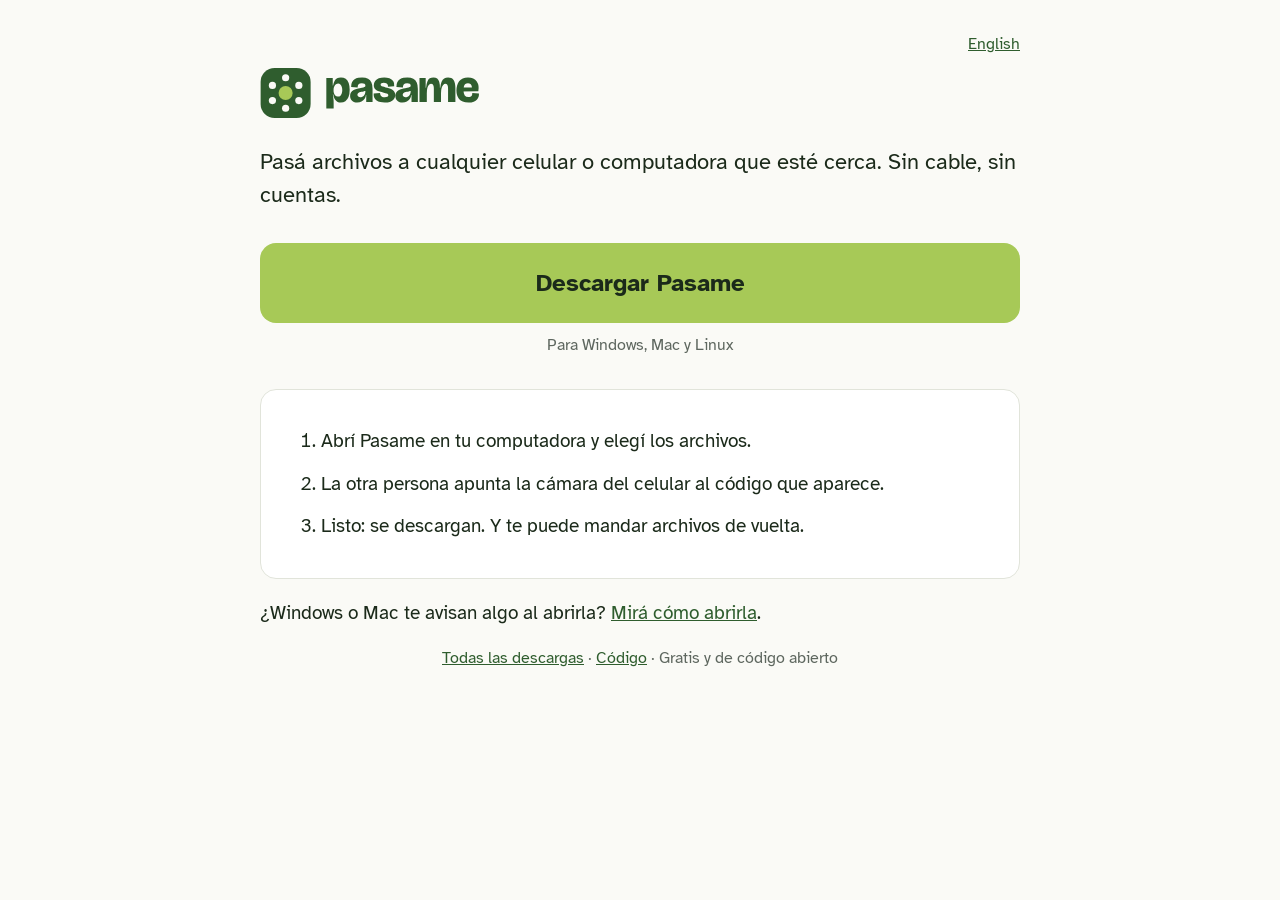
<file: site/index.html>
<!DOCTYPE html>
<html lang="es">
<head>
<meta charset="utf-8">
<meta name="viewport" content="width=device-width,initial-scale=1">
<title>Pasame — pasá archivos a cualquier celular o computadora</title>
<meta name="description" content="Pasá fotos, videos y documentos entre dispositivos cercanos. Sin cable, sin cuentas, sin instalar nada en el celular.">
<link rel="stylesheet" href="site.css">
<link rel="icon" href="img/isotipo-reducido.svg" type="image/svg+xml">
</head>
<body><main>
<p class="top"><a class="lang" href="en/" hreflang="en" lang="en">English</a></p>
<h1><img src="img/logo.svg" alt="Pasame" width="220" height="50" style="border:0;margin:0"></h1>
<p class="lead">Pasá archivos a cualquier celular o computadora que esté cerca. Sin cable, sin cuentas.</p>

<a class="dl" id="dl" href="https://github.com/KonixDev/pasame/releases">Descargar Pasame</a>
<p class="sub" id="dl-sub">Para Windows, Mac y Linux</p>
<div class="box beta" id="beta" hidden>En Mac, esta versión todavía no está verificada por Apple. <a href="como-abrir.html#mac">Mirá cómo abrirla</a>.</div>
<div class="box" id="phone" hidden><b>Desde el celular no hace falta instalar nada.</b> Pasame se instala en una computadora; el celular solo escanea el código que aparece en la pantalla.</div>

<div class="box">
<ol>
<li>Abrí Pasame en tu computadora y elegí los archivos.</li>
<li>La otra persona apunta la cámara del celular al código que aparece.</li>
<li>Listo: se descargan. Y te puede mandar archivos de vuelta.</li>
</ol>
</div>
<p>¿Windows o Mac te avisan algo al abrirla? <a href="como-abrir.html">Mirá cómo abrirla</a>.</p>
<p class="sub"><a href="https://github.com/KonixDev/pasame/releases">Todas las descargas</a> · <a href="https://github.com/KonixDev/pasame">Código</a> · Gratis y de código abierto</p>

<script>
(function () {
  var ua = navigator.userAgent, asset = null, alt = null, label = '';
  var arm = /arm|aarch64/i.test(ua) || (navigator.userAgentData && navigator.userAgentData.platform === 'Windows' && /arm/i.test(navigator.platform));
  if (/iPhone|iPad|iPod|Android/i.test(ua)) {
    document.getElementById('phone').hidden = false;
    document.getElementById('dl').hidden = true;
    document.getElementById('dl-sub').hidden = true;
    return;
  }
  if (/Windows/i.test(ua)) { asset = arm ? 'Pasame-Windows-arm64.exe' : 'Pasame-Windows.exe'; label = 'para Windows'; }
  else if (/Mac OS X/i.test(ua)) { asset = 'Pasame-macOS.dmg'; alt = 'Pasame-macOS.zip'; label = 'para Mac'; } // .zip: releases anteriores a la 0.3
  else if (/Linux/i.test(ua)) {
    asset = /armv7|armv8l/i.test(ua) ? 'pasame-linux-armv7.tar.gz' : /aarch64|arm64/i.test(ua) ? 'pasame-linux-arm64.tar.gz' : 'pasame-linux-amd64.tar.gz';
    label = 'para Linux';
  }
  if (!asset) return;
  var x = new XMLHttpRequest();
  x.open('GET', 'https://api.github.com/repos/KonixDev/pasame/releases?per_page=1');
  x.onload = function () {
    try {
      var rel = JSON.parse(x.responseText)[0], found = null;
      for (var i = 0; i < rel.assets.length; i++) {
        if (rel.assets[i].name === asset) found = rel.assets[i];
        if (!found && rel.assets[i].name === alt) found = rel.assets[i];
      }
      if (found) {
        document.getElementById('dl').href = found.browser_download_url;
        document.getElementById('dl').textContent = 'Descargar Pasame ' + label;
        document.getElementById('dl-sub').textContent = 'Versión ' + rel.tag_name.replace(/^v/, '');
      }
      if (label === 'para Mac' && rel.prerelease) document.getElementById('beta').hidden = false;
    } catch (e) { /* queda el link a todas las descargas */ }
  };
  x.send();
})();
</script>
</main></body>
</html>
</file>
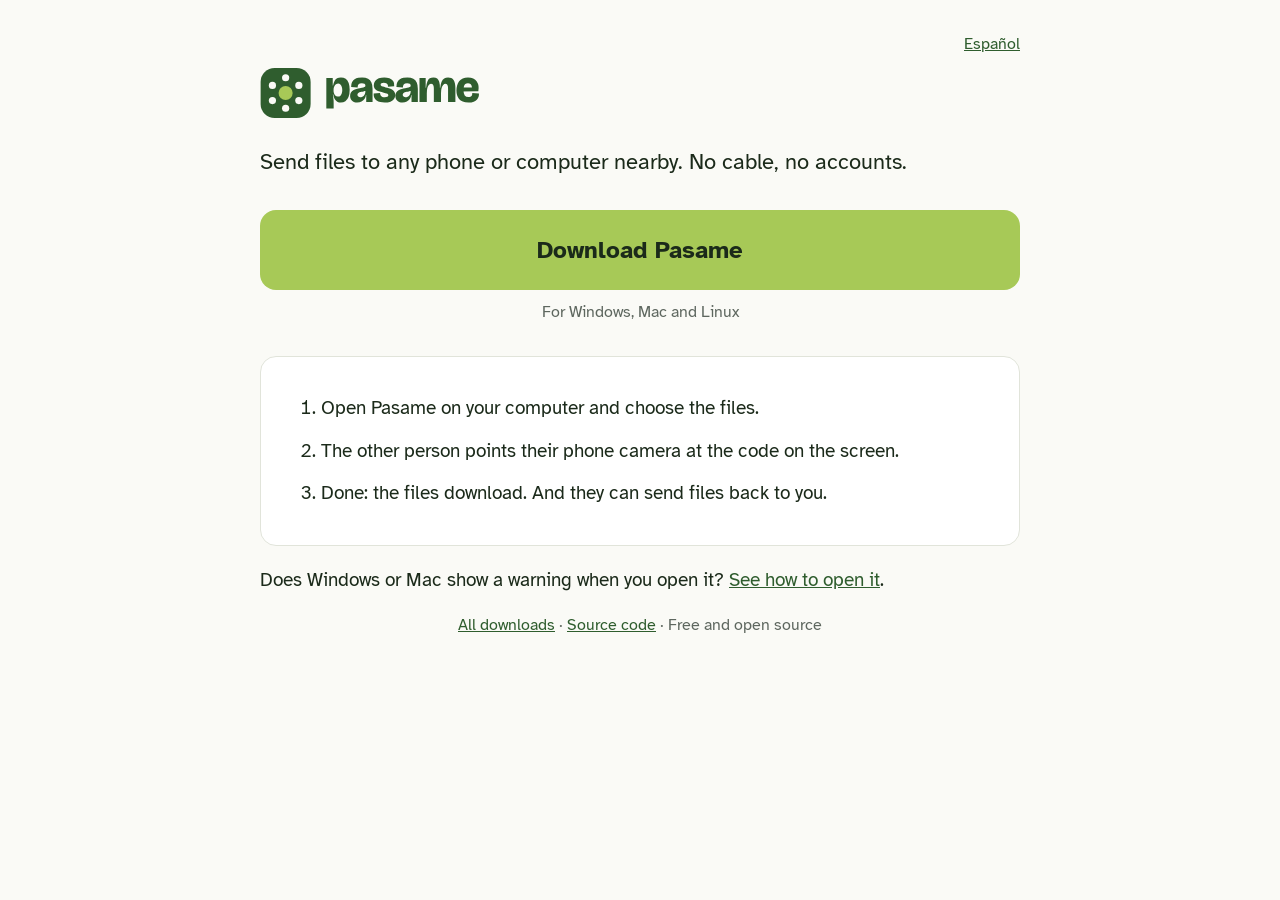
<file: site/en/index.html>
<!DOCTYPE html>
<html lang="en">
<head>
<meta charset="utf-8">
<meta name="viewport" content="width=device-width,initial-scale=1">
<title>Pasame — send files to any phone or computer nearby</title>
<meta name="description" content="Send photos, videos and documents between nearby devices. No cable, no accounts, nothing to install on the phone.">
<link rel="stylesheet" href="../site.css">
<link rel="icon" href="../img/isotipo-reducido.svg" type="image/svg+xml">
</head>
<body><main>
<p class="top"><a class="lang" href="../" hreflang="es" lang="es">Español</a></p>
<h1><img src="../img/logo.svg" alt="Pasame" width="220" height="50" style="border:0;margin:0"></h1>
<p class="lead">Send files to any phone or computer nearby. No cable, no accounts.</p>

<a class="dl" id="dl" href="https://github.com/KonixDev/pasame/releases">Download Pasame</a>
<p class="sub" id="dl-sub">For Windows, Mac and Linux</p>
<div class="box beta" id="beta" hidden>On Mac, this version is not verified by Apple yet. <a href="how-to-open.html#mac">See how to open it</a>.</div>
<div class="box" id="phone" hidden><b>Nothing to install on the phone.</b> Pasame goes on a computer; the phone just scans the code shown on the screen.</div>

<div class="box">
<ol>
<li>Open Pasame on your computer and choose the files.</li>
<li>The other person points their phone camera at the code on the screen.</li>
<li>Done: the files download. And they can send files back to you.</li>
</ol>
</div>
<p>Does Windows or Mac show a warning when you open it? <a href="how-to-open.html">See how to open it</a>.</p>
<p class="sub"><a href="https://github.com/KonixDev/pasame/releases">All downloads</a> · <a href="https://github.com/KonixDev/pasame">Source code</a> · Free and open source</p>

<script>
(function () {
  var ua = navigator.userAgent, asset = null, alt = null, label = '';
  var arm = /arm|aarch64/i.test(ua) || (navigator.userAgentData && navigator.userAgentData.platform === 'Windows' && /arm/i.test(navigator.platform));
  if (/iPhone|iPad|iPod|Android/i.test(ua)) {
    document.getElementById('phone').hidden = false;
    document.getElementById('dl').hidden = true;
    document.getElementById('dl-sub').hidden = true;
    return;
  }
  if (/Windows/i.test(ua)) { asset = arm ? 'Pasame-Windows-arm64.exe' : 'Pasame-Windows.exe'; label = 'for Windows'; }
  else if (/Mac OS X/i.test(ua)) { asset = 'Pasame-macOS.dmg'; alt = 'Pasame-macOS.zip'; label = 'for Mac'; } // .zip: releases before 0.3
  else if (/Linux/i.test(ua)) {
    asset = /armv7|armv8l/i.test(ua) ? 'pasame-linux-armv7.tar.gz' : /aarch64|arm64/i.test(ua) ? 'pasame-linux-arm64.tar.gz' : 'pasame-linux-amd64.tar.gz';
    label = 'for Linux';
  }
  if (!asset) return;
  var x = new XMLHttpRequest();
  x.open('GET', 'https://api.github.com/repos/KonixDev/pasame/releases?per_page=1');
  x.onload = function () {
    try {
      var rel = JSON.parse(x.responseText)[0], found = null;
      for (var i = 0; i < rel.assets.length; i++) {
        if (rel.assets[i].name === asset) found = rel.assets[i];
        if (!found && rel.assets[i].name === alt) found = rel.assets[i];
      }
      if (found) {
        document.getElementById('dl').href = found.browser_download_url;
        document.getElementById('dl').textContent = 'Download Pasame ' + label;
        document.getElementById('dl-sub').textContent = 'Version ' + rel.tag_name.replace(/^v/, '');
      }
      if (label === 'for Mac' && rel.prerelease) document.getElementById('beta').hidden = false;
    } catch (e) { /* the link to all downloads stays */ }
  };
  x.send();
})();
</script>
</main></body>
</html>
</file>
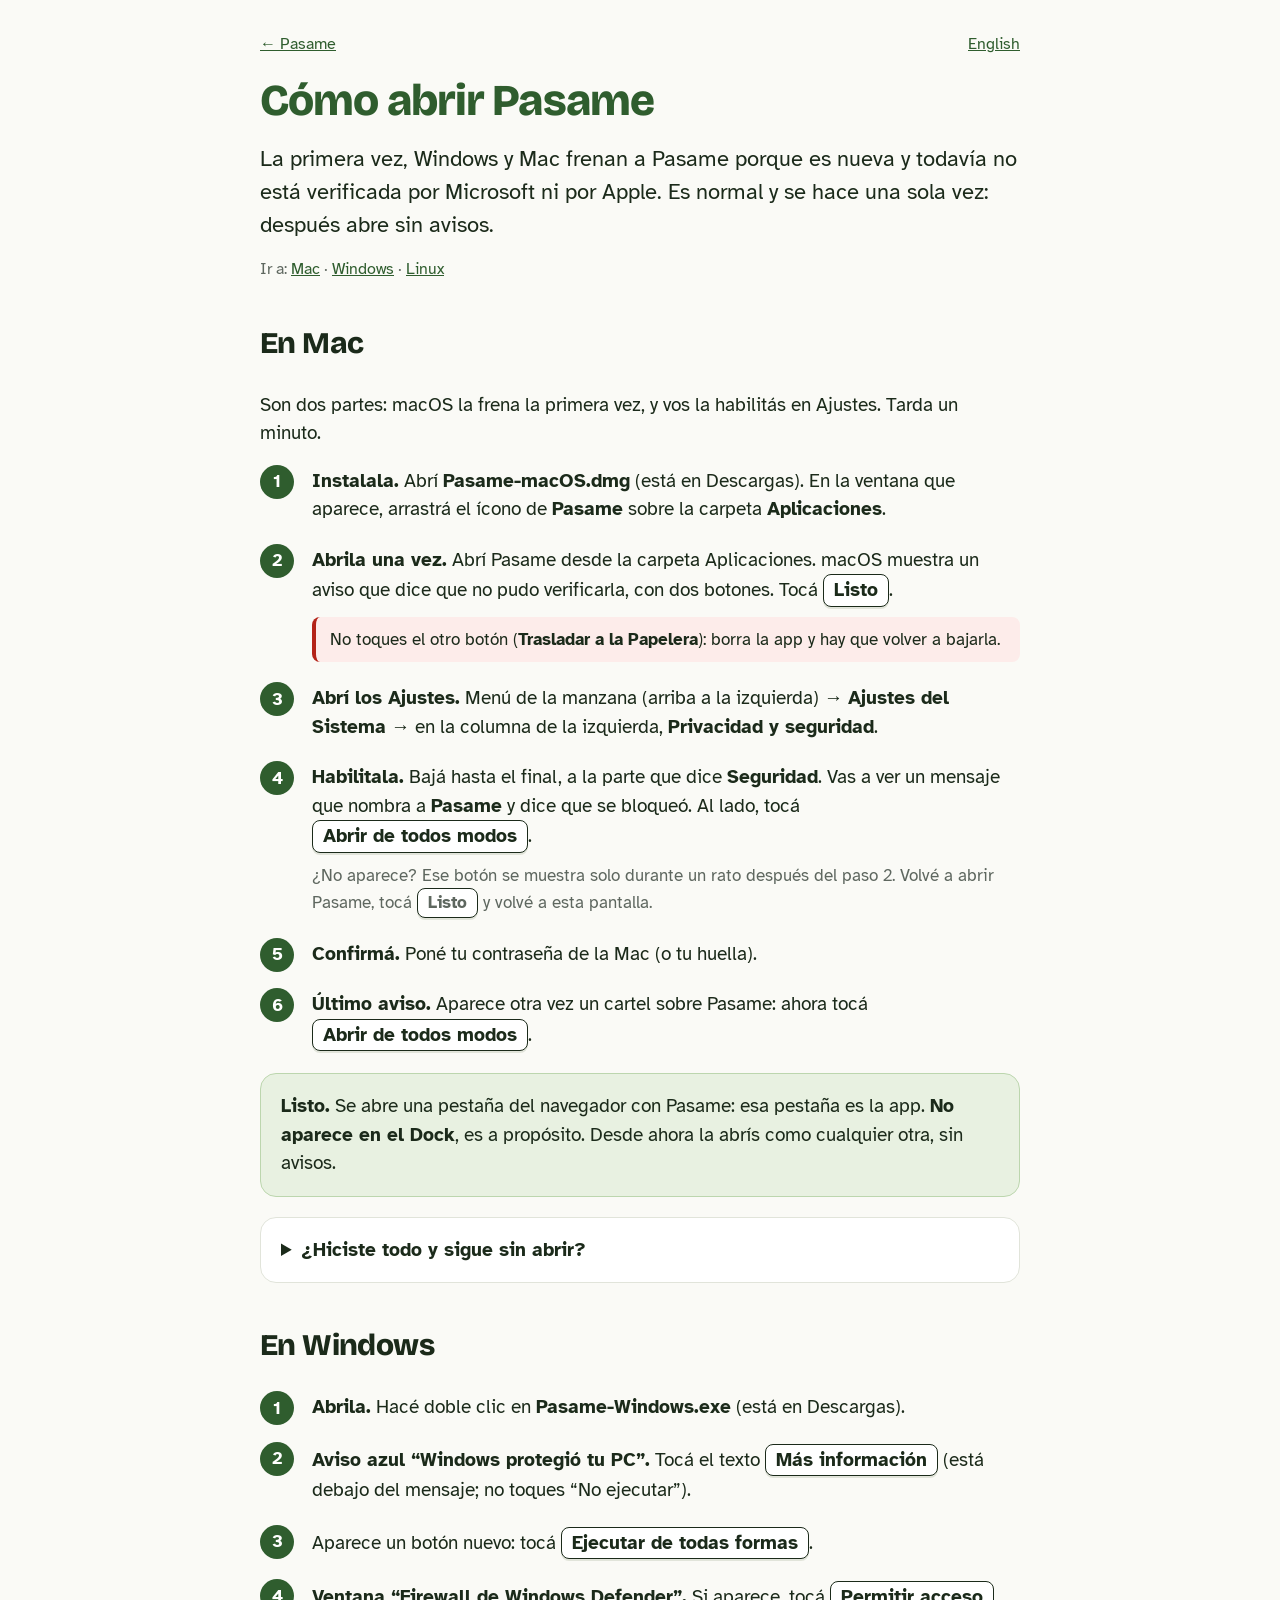
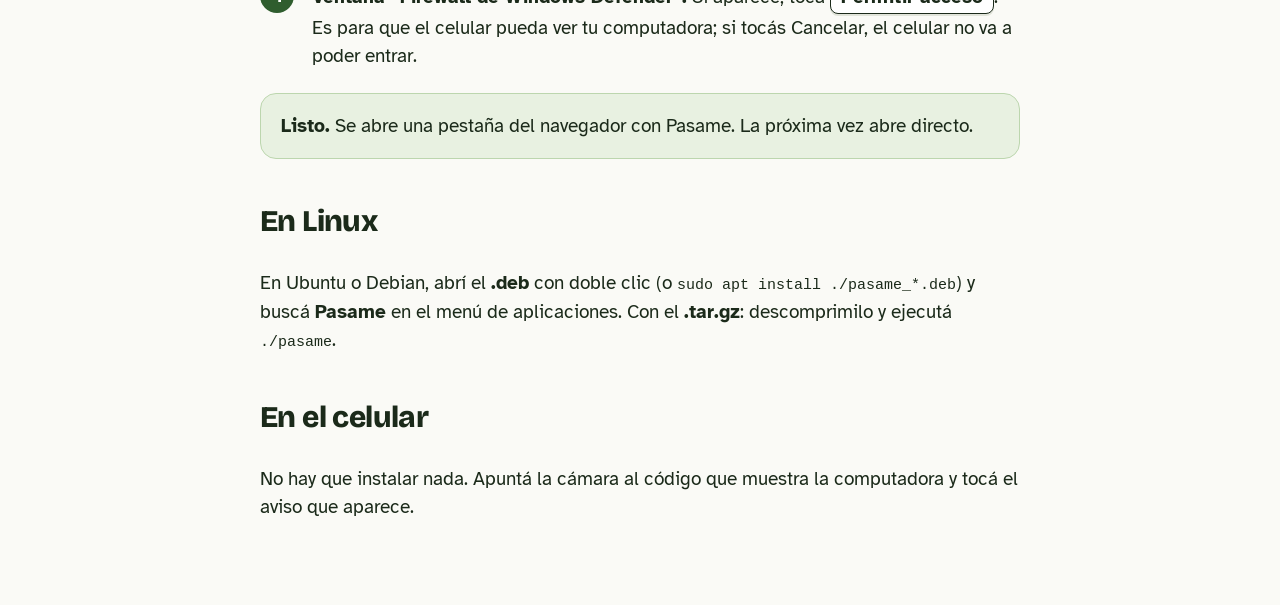
<file: site/como-abrir.html>
<!DOCTYPE html>
<html lang="es">
<head>
<meta charset="utf-8">
<meta name="viewport" content="width=device-width,initial-scale=1">
<title>Cómo abrir Pasame</title>
<link rel="stylesheet" href="site.css">
</head>
<body><main>
<p class="top"><a href="./">← Pasame</a><a class="lang" href="en/how-to-open.html" hreflang="en" lang="en">English</a></p>
<h1>Cómo abrir Pasame</h1>
<p class="lead">La primera vez, Windows y Mac frenan a Pasame porque es nueva y todavía no está verificada por Microsoft ni por Apple. Es normal y se hace una sola vez: después abre sin avisos.</p>
<p class="jump">Ir a: <a href="#mac">Mac</a> · <a href="#windows">Windows</a> · <a href="#linux">Linux</a></p>

<h2 id="mac">En Mac</h2>
<p>Son dos partes: macOS la frena la primera vez, y vos la habilitás en Ajustes. Tarda un minuto.</p>
<ol class="steps">
<li><b>Instalala.</b> Abrí <b>Pasame-macOS.dmg</b> (está en Descargas). En la ventana que aparece, arrastrá el ícono de <b>Pasame</b> sobre la carpeta <b>Aplicaciones</b>.</li>
<li><b>Abrila una vez.</b> Abrí Pasame desde la carpeta Aplicaciones. macOS muestra un aviso que dice que no pudo verificarla, con dos botones. Tocá <span class="btn">Listo</span>.
<p class="warn">No toques el otro botón (<b>Trasladar a la Papelera</b>): borra la app y hay que volver a bajarla.</p></li>
<li><b>Abrí los Ajustes.</b> Menú de la manzana  (arriba a la izquierda) → <b>Ajustes del Sistema</b> → en la columna de la izquierda, <b>Privacidad y seguridad</b>.</li>
<li><b>Habilitala.</b> Bajá hasta el final, a la parte que dice <b>Seguridad</b>. Vas a ver un mensaje que nombra a <b>Pasame</b> y dice que se bloqueó. Al lado, tocá <span class="btn">Abrir de todos modos</span>.
<p class="note">¿No aparece? Ese botón se muestra solo durante un rato después del paso 2. Volvé a abrir Pasame, tocá <span class="btn">Listo</span> y volvé a esta pantalla.</p></li>
<li><b>Confirmá.</b> Poné tu contraseña de la Mac (o tu huella).</li>
<li><b>Último aviso.</b> Aparece otra vez un cartel sobre Pasame: ahora tocá <span class="btn">Abrir de todos modos</span>.</li>
</ol>
<p class="box ok"><b>Listo.</b> Se abre una pestaña del navegador con Pasame: esa pestaña es la app. <b>No aparece en el Dock</b>, es a propósito. Desde ahora la abrís como cualquier otra, sin avisos.</p>
<details class="box"><summary>¿Hiciste todo y sigue sin abrir?</summary>
<p>Abrí <b>Terminal</b> (Aplicaciones → Utilidades → Terminal), pegá esta línea y apretá Enter:</p>
<pre>xattr -dr com.apple.quarantine /Applications/Pasame.app</pre>
<p>Después abrí Pasame de nuevo. Esa línea le saca a la app la marca de “bajada de internet”, que es lo que hace que macOS la frene.</p>
</details>

<h2 id="windows">En Windows</h2>
<ol class="steps">
<li><b>Abrila.</b> Hacé doble clic en <b>Pasame-Windows.exe</b> (está en Descargas).</li>
<li><b>Aviso azul “Windows protegió tu PC”.</b> Tocá el texto <span class="btn">Más información</span> (está debajo del mensaje; no toques “No ejecutar”).</li>
<li>Aparece un botón nuevo: tocá <span class="btn">Ejecutar de todas formas</span>.</li>
<li><b>Ventana “Firewall de Windows Defender”.</b> Si aparece, tocá <span class="btn">Permitir acceso</span>. Es para que el celular pueda ver tu computadora; si tocás Cancelar, el celular no va a poder entrar.</li>
</ol>
<p class="box ok"><b>Listo.</b> Se abre una pestaña del navegador con Pasame. La próxima vez abre directo.</p>

<h2 id="linux">En Linux</h2>
<p>En Ubuntu o Debian, abrí el <b>.deb</b> con doble clic (o <code>sudo apt install ./pasame_*.deb</code>) y buscá <b>Pasame</b> en el menú de aplicaciones. Con el <b>.tar.gz</b>: descomprimilo y ejecutá <code>./pasame</code>.</p>

<h2>En el celular</h2>
<p>No hay que instalar nada. Apuntá la cámara al código que muestra la computadora y tocá el aviso que aparece.</p>
</main></body>
</html>
</file>
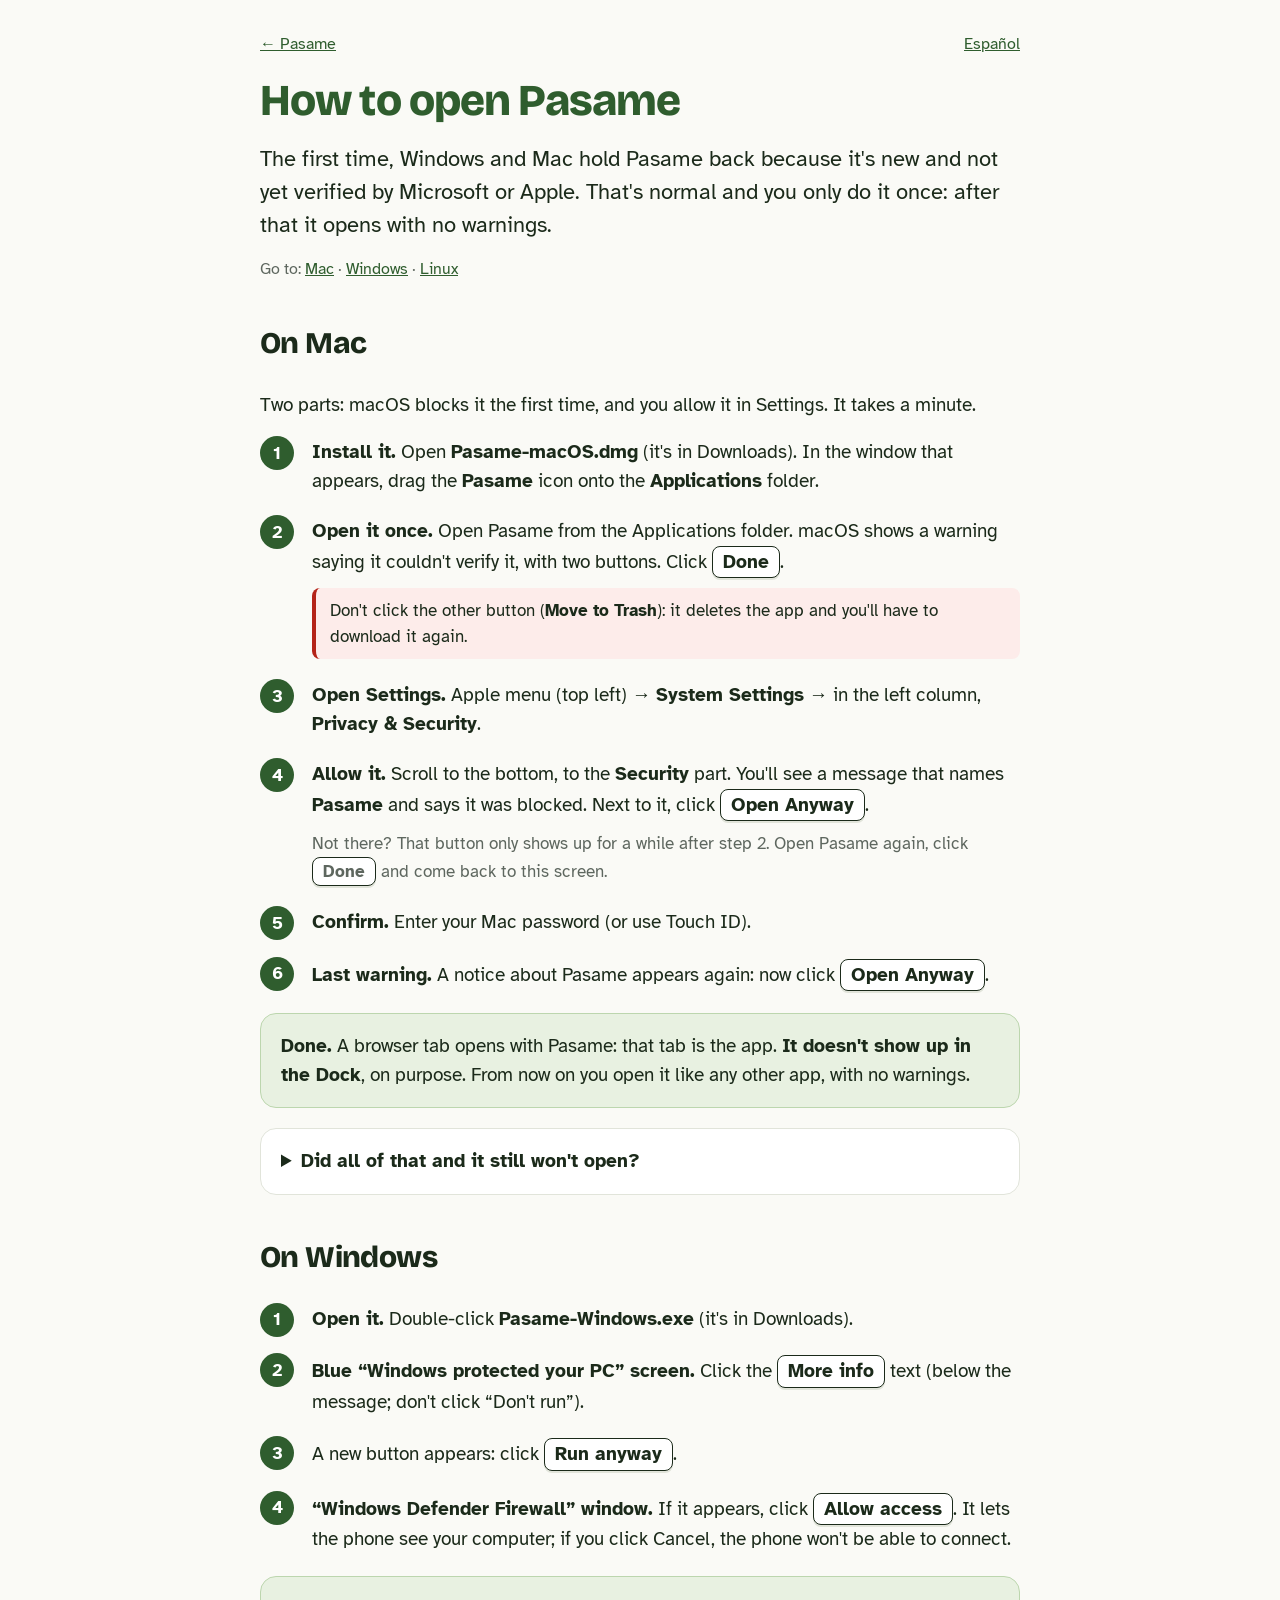
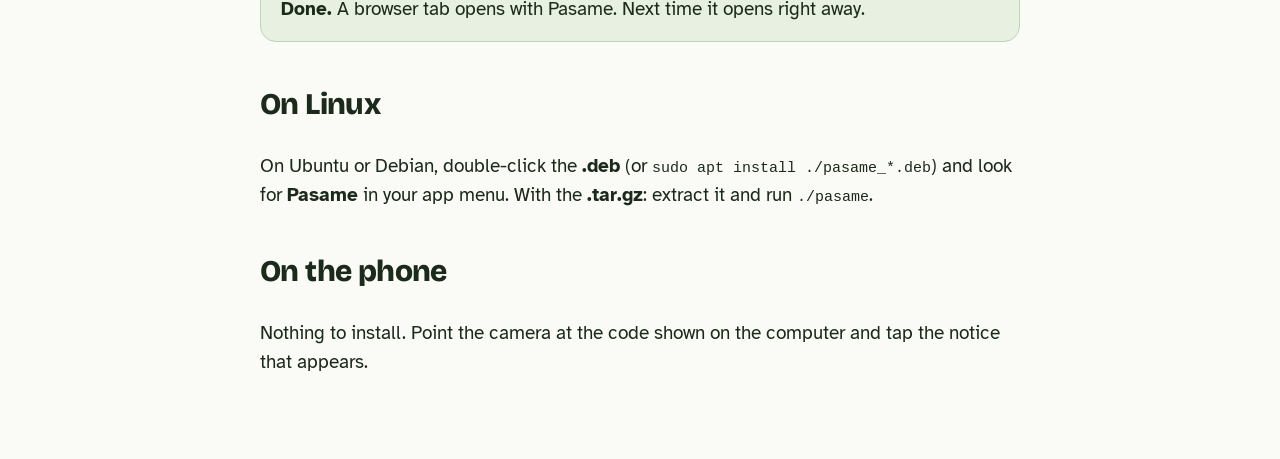
<file: site/en/how-to-open.html>
<!DOCTYPE html>
<html lang="en">
<head>
<meta charset="utf-8">
<meta name="viewport" content="width=device-width,initial-scale=1">
<title>How to open Pasame</title>
<link rel="stylesheet" href="../site.css">
</head>
<body><main>
<p class="top"><a href="./">← Pasame</a><a class="lang" href="../como-abrir.html" hreflang="es" lang="es">Español</a></p>
<h1>How to open Pasame</h1>
<p class="lead">The first time, Windows and Mac hold Pasame back because it's new and not yet verified by Microsoft or Apple. That's normal and you only do it once: after that it opens with no warnings.</p>
<p class="jump">Go to: <a href="#mac">Mac</a> · <a href="#windows">Windows</a> · <a href="#linux">Linux</a></p>

<h2 id="mac">On Mac</h2>
<p>Two parts: macOS blocks it the first time, and you allow it in Settings. It takes a minute.</p>
<ol class="steps">
<li><b>Install it.</b> Open <b>Pasame-macOS.dmg</b> (it's in Downloads). In the window that appears, drag the <b>Pasame</b> icon onto the <b>Applications</b> folder.</li>
<li><b>Open it once.</b> Open Pasame from the Applications folder. macOS shows a warning saying it couldn't verify it, with two buttons. Click <span class="btn">Done</span>.
<p class="warn">Don't click the other button (<b>Move to Trash</b>): it deletes the app and you'll have to download it again.</p></li>
<li><b>Open Settings.</b> Apple menu  (top left) → <b>System Settings</b> → in the left column, <b>Privacy &amp; Security</b>.</li>
<li><b>Allow it.</b> Scroll to the bottom, to the <b>Security</b> part. You'll see a message that names <b>Pasame</b> and says it was blocked. Next to it, click <span class="btn">Open Anyway</span>.
<p class="note">Not there? That button only shows up for a while after step 2. Open Pasame again, click <span class="btn">Done</span> and come back to this screen.</p></li>
<li><b>Confirm.</b> Enter your Mac password (or use Touch ID).</li>
<li><b>Last warning.</b> A notice about Pasame appears again: now click <span class="btn">Open Anyway</span>.</li>
</ol>
<p class="box ok"><b>Done.</b> A browser tab opens with Pasame: that tab is the app. <b>It doesn't show up in the Dock</b>, on purpose. From now on you open it like any other app, with no warnings.</p>
<details class="box"><summary>Did all of that and it still won't open?</summary>
<p>Open <b>Terminal</b> (Applications → Utilities → Terminal), paste this line and press Return:</p>
<pre>xattr -dr com.apple.quarantine /Applications/Pasame.app</pre>
<p>Then open Pasame again. That line removes the “downloaded from the internet” mark that makes macOS block it.</p>
</details>

<h2 id="windows">On Windows</h2>
<ol class="steps">
<li><b>Open it.</b> Double-click <b>Pasame-Windows.exe</b> (it's in Downloads).</li>
<li><b>Blue “Windows protected your PC” screen.</b> Click the <span class="btn">More info</span> text (below the message; don't click “Don't run”).</li>
<li>A new button appears: click <span class="btn">Run anyway</span>.</li>
<li><b>“Windows Defender Firewall” window.</b> If it appears, click <span class="btn">Allow access</span>. It lets the phone see your computer; if you click Cancel, the phone won't be able to connect.</li>
</ol>
<p class="box ok"><b>Done.</b> A browser tab opens with Pasame. Next time it opens right away.</p>

<h2 id="linux">On Linux</h2>
<p>On Ubuntu or Debian, double-click the <b>.deb</b> (or <code>sudo apt install ./pasame_*.deb</code>) and look for <b>Pasame</b> in your app menu. With the <b>.tar.gz</b>: extract it and run <code>./pasame</code>.</p>

<h2>On the phone</h2>
<p>Nothing to install. Point the camera at the code shown on the computer and tap the notice that appears.</p>
</main></body>
</html>
</file>
<file: site/site.css>
/* Marca Ronda (docs/marca). El sitio sí carga la tipografía de marca: no tiene la restricción offline de la app. */
@import url("https://fonts.googleapis.com/css2?family=Bricolage+Grotesque:opsz,wght@12..96,800&family=Atkinson+Hyperlegible:wght@400;700&display=swap");
body{margin:0;font-family:"Atkinson Hyperlegible",-apple-system,"Segoe UI",Roboto,Helvetica,Arial,sans-serif;font-size:19px;line-height:1.5;color:#1B2A1A;background:#FAFAF6}
main{max-width:760px;margin:0 auto;padding:32px 16px 64px}
h1,h2{font-family:"Bricolage Grotesque",-apple-system,"Segoe UI",sans-serif;font-weight:800;letter-spacing:-.02em}
h1{font-size:44px;margin:0 0 8px;color:#2F5D2E}
.lead{font-size:22px;color:#1B2A1A;margin:0 0 32px}
.dl{display:block;text-align:center;padding:22px;font-size:24px;font-weight:700;color:#1B2A1A;background:#A7C957;border-radius:16px;text-decoration:none}
.sub{text-align:center;color:#5E675F;font-size:16px;margin:10px 0 32px}
.box{background:#fff;border:1px solid #E1E4DA;border-radius:16px;padding:18px 20px;margin:20px 0}
.beta{background:#FBF3D5;border:1px solid #F2C94C}
ol li{margin:0 0 14px}
img{max-width:100%;border:1px solid #E1E4DA;border-radius:10px;margin:8px 0}
a{color:#2F5D2E}
.top{display:flex;justify-content:space-between;align-items:center;min-height:24px;margin:0 0 12px;font-size:16px}
.top .lang{margin-left:auto}
.dl:hover{background:#B4D366}
.dl:focus-visible,a:focus-visible{outline:3px solid #F2C94C;outline-offset:3px}
[hidden]{display:none!important} /* .dl{display:block} le ganaba al atributo hidden */
/* Guía "cómo abrir": cada paso dice qué vas a ver y qué tocar. */
.jump{font-size:16px;color:#5E675F;margin:-16px 0 8px}
h2{margin-top:40px;font-size:30px}
.steps{padding-left:0;list-style:none;counter-reset:paso}
.steps>li{counter-increment:paso;position:relative;padding:0 0 0 52px;margin:0 0 22px}
.steps>li::before{content:counter(paso);position:absolute;left:0;top:-2px;width:34px;height:34px;border-radius:50%;background:#2F5D2E;color:#fff;font-weight:700;display:flex;align-items:center;justify-content:center;font-size:18px}
.btn{display:inline-block;padding:1px 10px;border:1.5px solid #1B2A1A;border-radius:8px;background:#fff;font-weight:700;white-space:nowrap;box-shadow:0 2px 0 #E1E4DA}
.warn{margin:10px 0 0;padding:10px 14px;background:#FDECEA;border-left:4px solid #B42318;border-radius:8px;font-size:17px}
.note{margin:10px 0 0;color:#5E675F;font-size:17px}
.ok{background:#E8F1E1;border-color:#BCD6AE}
details summary{cursor:pointer;font-weight:700}
pre,code{font-family:ui-monospace,SFMono-Regular,Menlo,Consolas,monospace;font-size:15px}
pre{background:#1B2A1A;color:#FAFAF6;padding:12px 14px;border-radius:10px;overflow-x:auto;white-space:pre-wrap;word-break:break-all}
</file>
